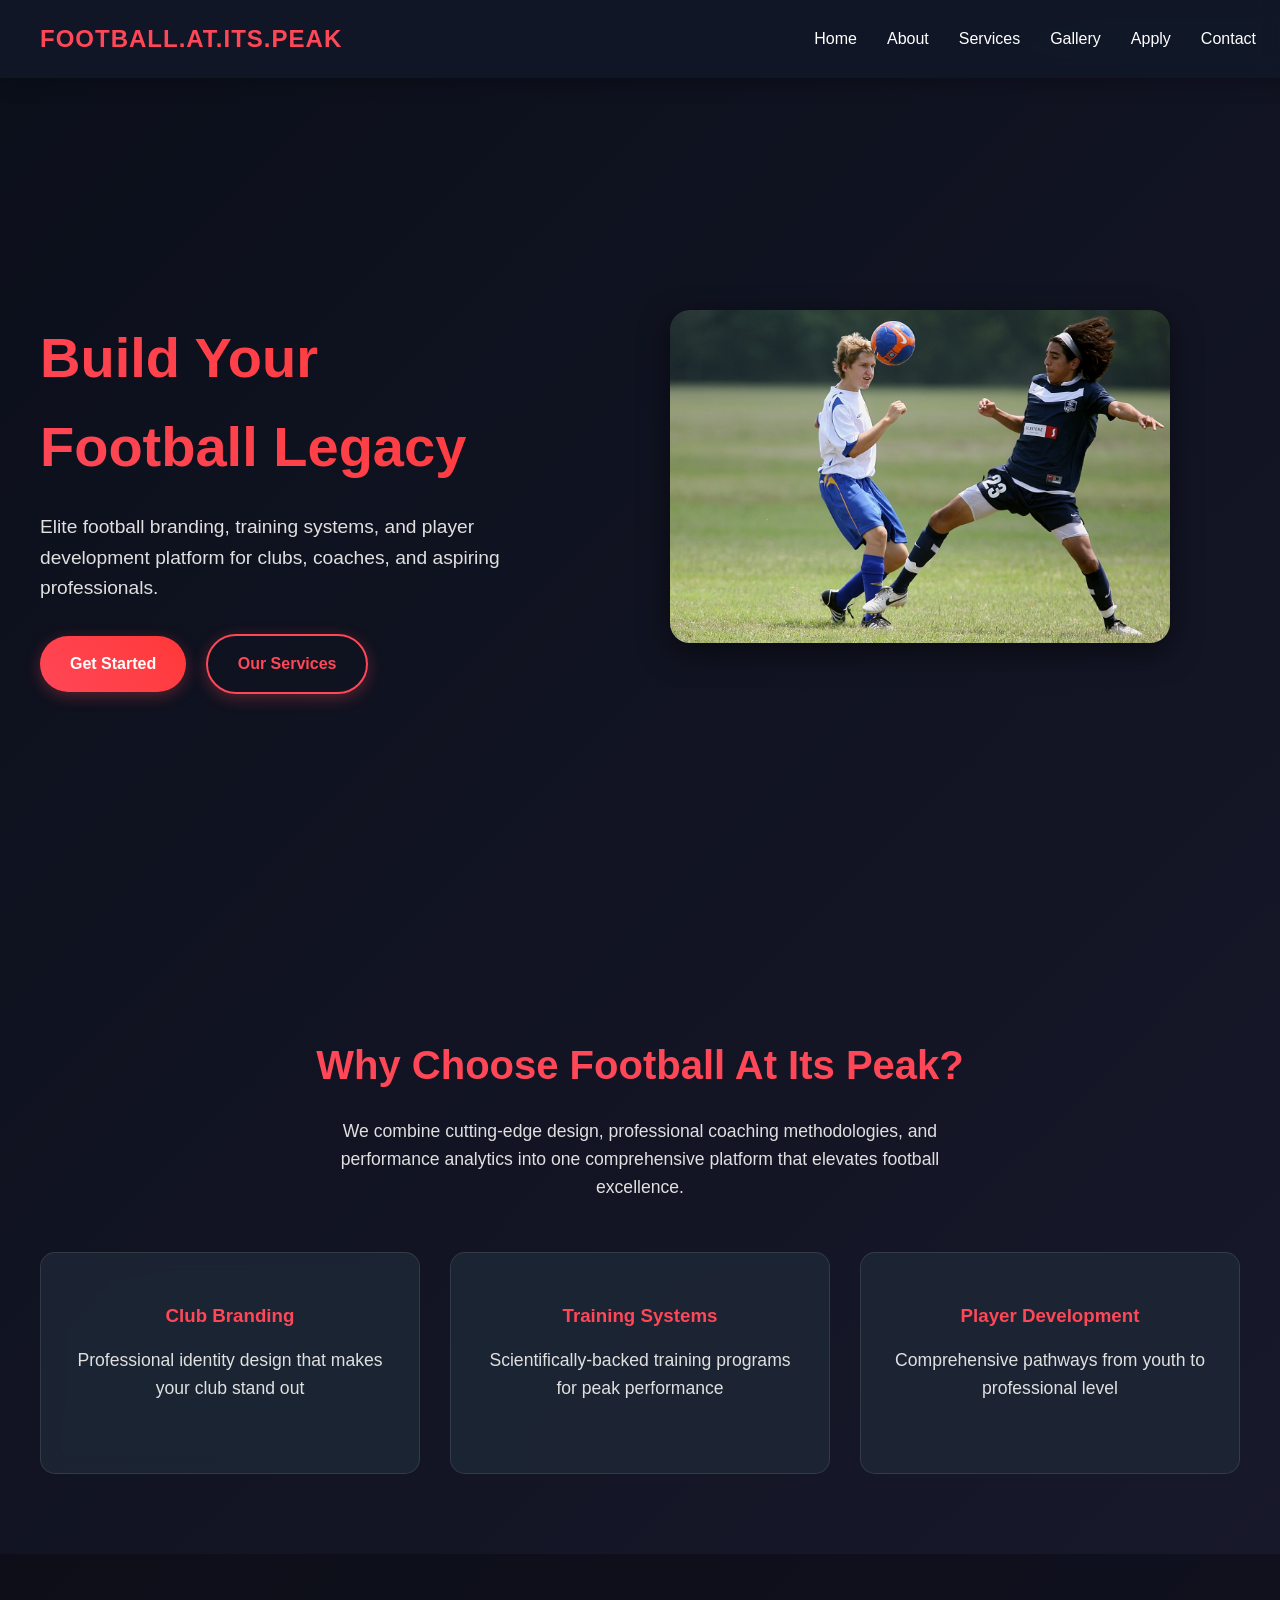
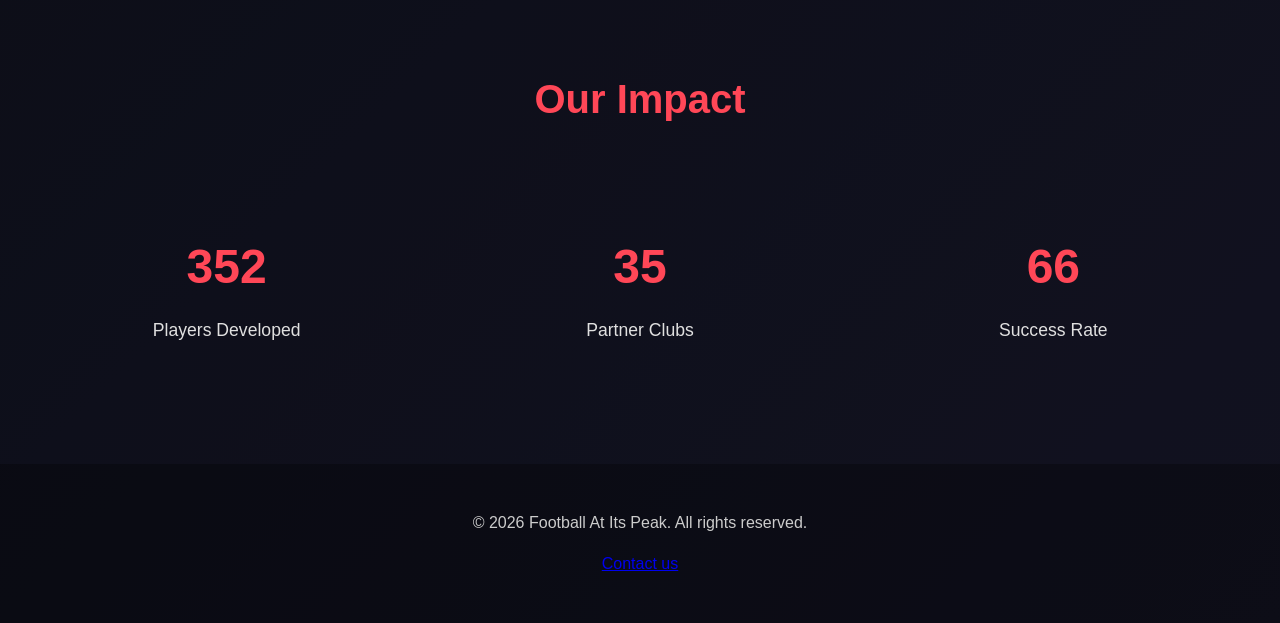
<file: index.html>
<!DOCTYPE html>
<html lang="en">
<head>
<meta charset="UTF-8">
<meta name="viewport" content="width=device-width, initial-scale=1.0">
<meta name="description" content="Football At Its Peak - Elite football branding, training systems, and player development platform for clubs, coaches, and aspiring professionals.">
<meta name="keywords" content="football, soccer, training, development, branding, coaching, player development, football academy">
<meta name="author" content="Football At Its Peak">
<title>Football At Its Peak</title>
<link rel="stylesheet" href="style.css">
</head>

<body>
  <style>
    header.navbar {
      background: rgba(17, 24, 39, 0.95);
      
      color: #fff;
      display: flex;
      justify-content: space-between;
      align-items: center;
      padding: 20px 40px;
    }
  </style>

<header class="navbar">
  <div class="logo">FOOTBALL.AT.ITS.PEAK</div>
  <nav>
    <a href="index.html">Home</a>
    <a href="about.html">About</a>
    <a href="services.html">Services</a>
    <a href="gallery.html">Gallery</a>
    <a href="apply.html">Apply</a>
    <a href="contact.html">Contact</a>
  </nav>
</header>

<section class="hero">
  <div class="hero-text">
    <h1>Build Your Football Legacy</h1>
    <p>Elite football branding, training systems, and player development platform for clubs, coaches, and aspiring professionals.</p>
    <a class="btn" href="apply.html">Get Started</a>
    <a class="btn secondary" href="services.html">Our Services</a>
  </div>

  <div class="hero-image">
    <img id="preview" src="images/keithjj-soccer-1597197.jpg" alt="Football Goal Celebration">
  </div>
</section>

<section class="section">
  <h2>Why Choose Football At Its Peak?</h2>
  <p>We combine cutting-edge design, professional coaching methodologies, and performance analytics into one comprehensive platform that elevates football excellence.</p>
  <div class="features">
    <div class="feature">
      <h3>Club Branding</h3>
      <p>Professional identity design that makes your club stand out</p>
    </div>
    <div class="feature">
      <h3>Training Systems</h3>
      <p>Scientifically-backed training programs for peak performance</p>
    </div>
    <div class="feature">
      <h3>Player Development</h3>
      <p>Comprehensive pathways from youth to professional level</p>
    </div>
  </div>
</section>

<section class="section stats">
  <h2>Our Impact</h2>
  <div class="stats-grid">
    <div class="stat">
      <h3>500+</h3>
      <p>Players Developed</p>
    </div>
    <div class="stat">
      <h3>50+</h3>
      <p>Partner Clubs</p>
    </div>
    <div class="stat">
      <h3>95%</h3>
      <p>Success Rate</p>
    </div>
  </div>
</section>

<footer>
  <p>© 2026 Football At Its Peak. All rights reserved.</p>
  <p><a href="contact.html">Contact us</a></p>
</footer>

<script src="web.js"></script>
</body>
</html>
</file>
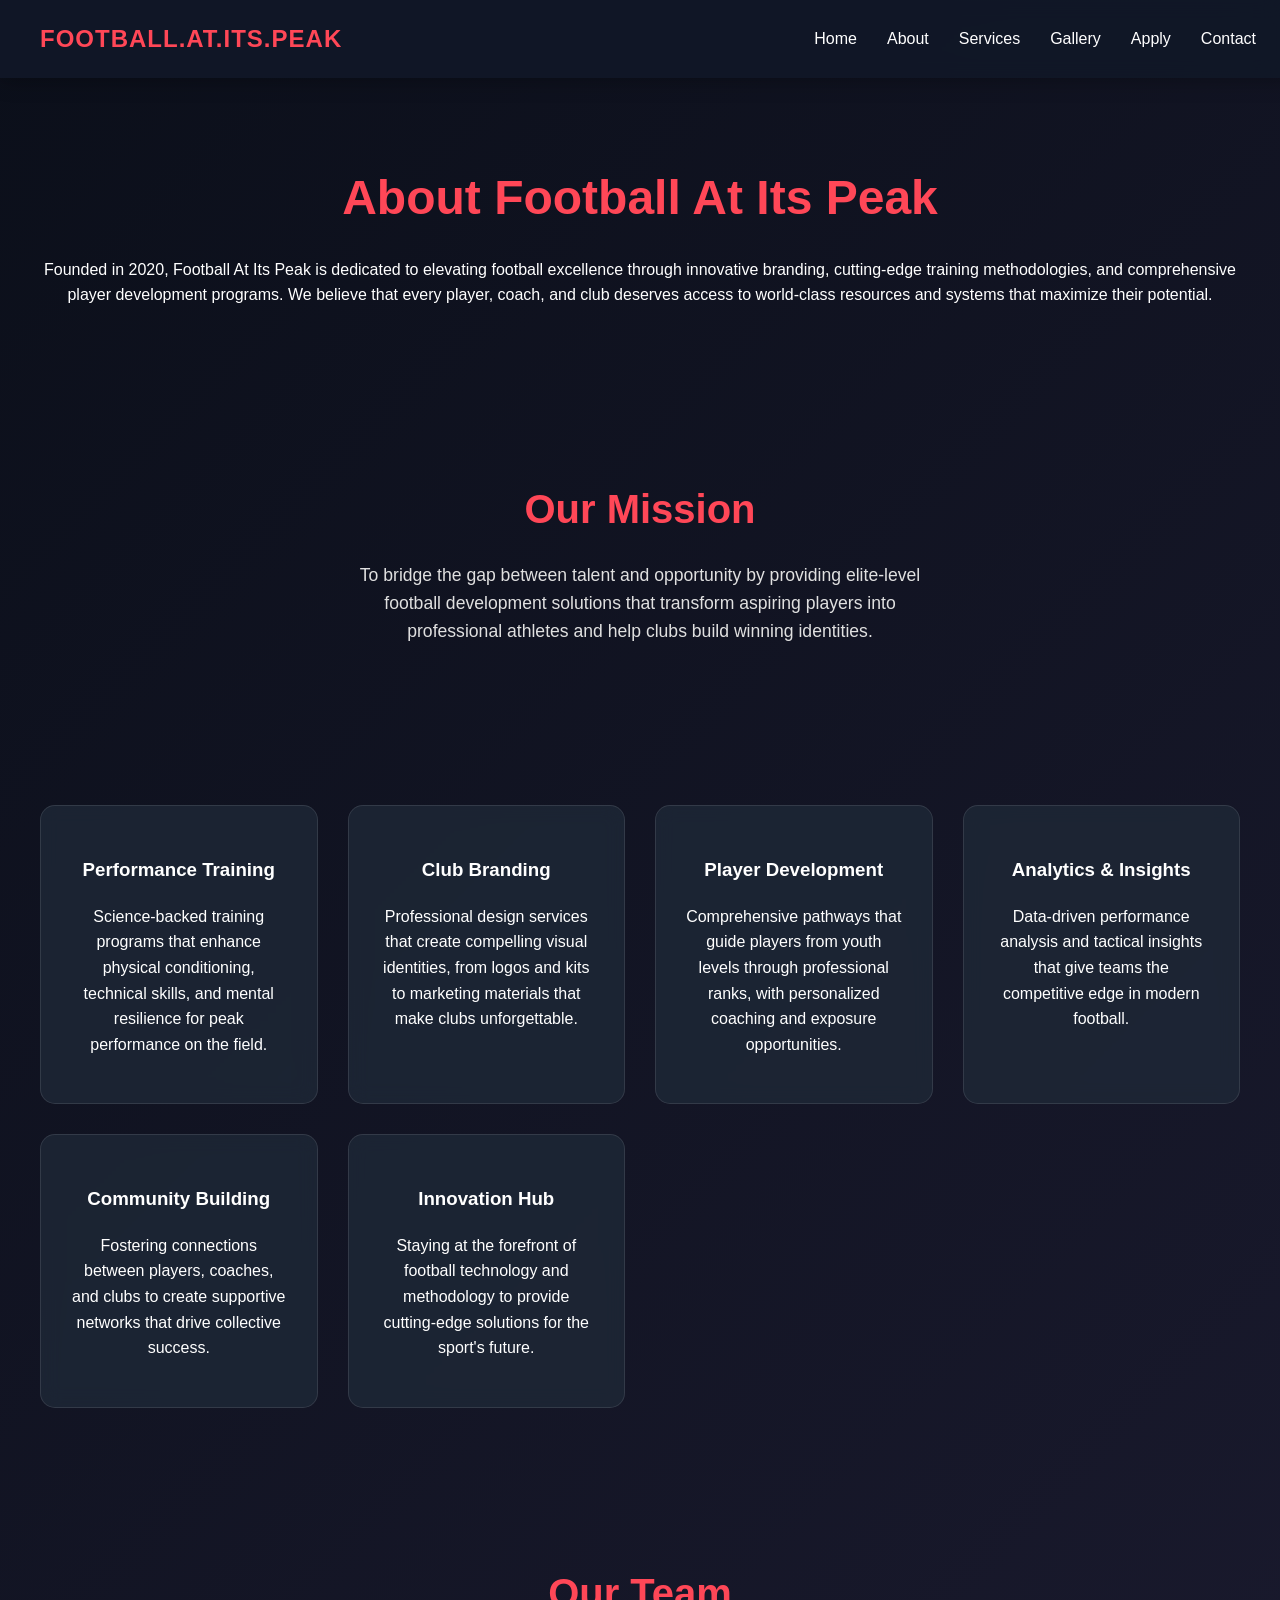
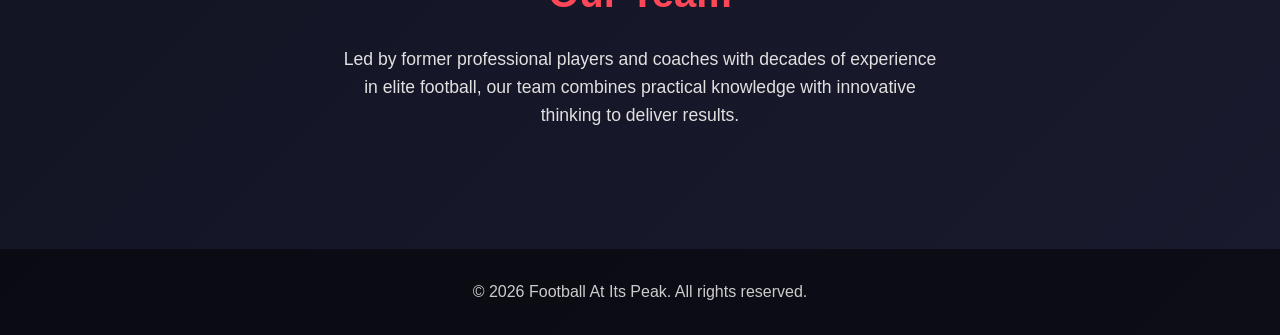
<file: about.html>
<!DOCTYPE html>
<html lang="en">
<head>
<title>About - Football At Its Peak</title>
<link rel="stylesheet" href="style.css">
</head>

<body>

<header class="navbar">
  <div class="logo">FOOTBALL.AT.ITS.PEAK</div>
  <nav>
    <a href="index.html">Home</a>
    <a href="about.html">About</a>
    <a href="services.html">Services</a>
    <a href="gallery.html">Gallery</a>
    <a href="apply.html">Apply</a>
    <a href="contact.html">Contact</a>
  </nav>
</header>

<section class="page">
<h1>About Football At Its Peak</h1>
<p>Founded in 2020, Football At Its Peak is dedicated to elevating football excellence through innovative branding, cutting-edge training methodologies, and comprehensive player development programs. We believe that every player, coach, and club deserves access to world-class resources and systems that maximize their potential.</p>
</section>

<section class="section">
  <h2>Our Mission</h2>
  <p>To bridge the gap between talent and opportunity by providing elite-level football development solutions that transform aspiring players into professional athletes and help clubs build winning identities.</p>
</section>

<section class="grid">
<div class="card">
  <h3>Performance Training</h3>
  <p>Science-backed training programs that enhance physical conditioning, technical skills, and mental resilience for peak performance on the field.</p>
</div>
<div class="card">
  <h3>Club Branding</h3>
  <p>Professional design services that create compelling visual identities, from logos and kits to marketing materials that make clubs unforgettable.</p>
</div>
<div class="card">
  <h3>Player Development</h3>
  <p>Comprehensive pathways that guide players from youth levels through professional ranks, with personalized coaching and exposure opportunities.</p>
</div>
<div class="card">
  <h3>Analytics & Insights</h3>
  <p>Data-driven performance analysis and tactical insights that give teams the competitive edge in modern football.</p>
</div>
<div class="card">
  <h3>Community Building</h3>
  <p>Fostering connections between players, coaches, and clubs to create supportive networks that drive collective success.</p>
</div>
<div class="card">
  <h3>Innovation Hub</h3>
  <p>Staying at the forefront of football technology and methodology to provide cutting-edge solutions for the sport's future.</p>
</div>
</section>

<section class="section">
  <h2>Our Team</h2>
  <p>Led by former professional players and coaches with decades of experience in elite football, our team combines practical knowledge with innovative thinking to deliver results.</p>
</section>

<footer>© 2026 Football At Its Peak. All rights reserved.</footer>

<script src="web.js"></script>
</body>
</html>
</file>
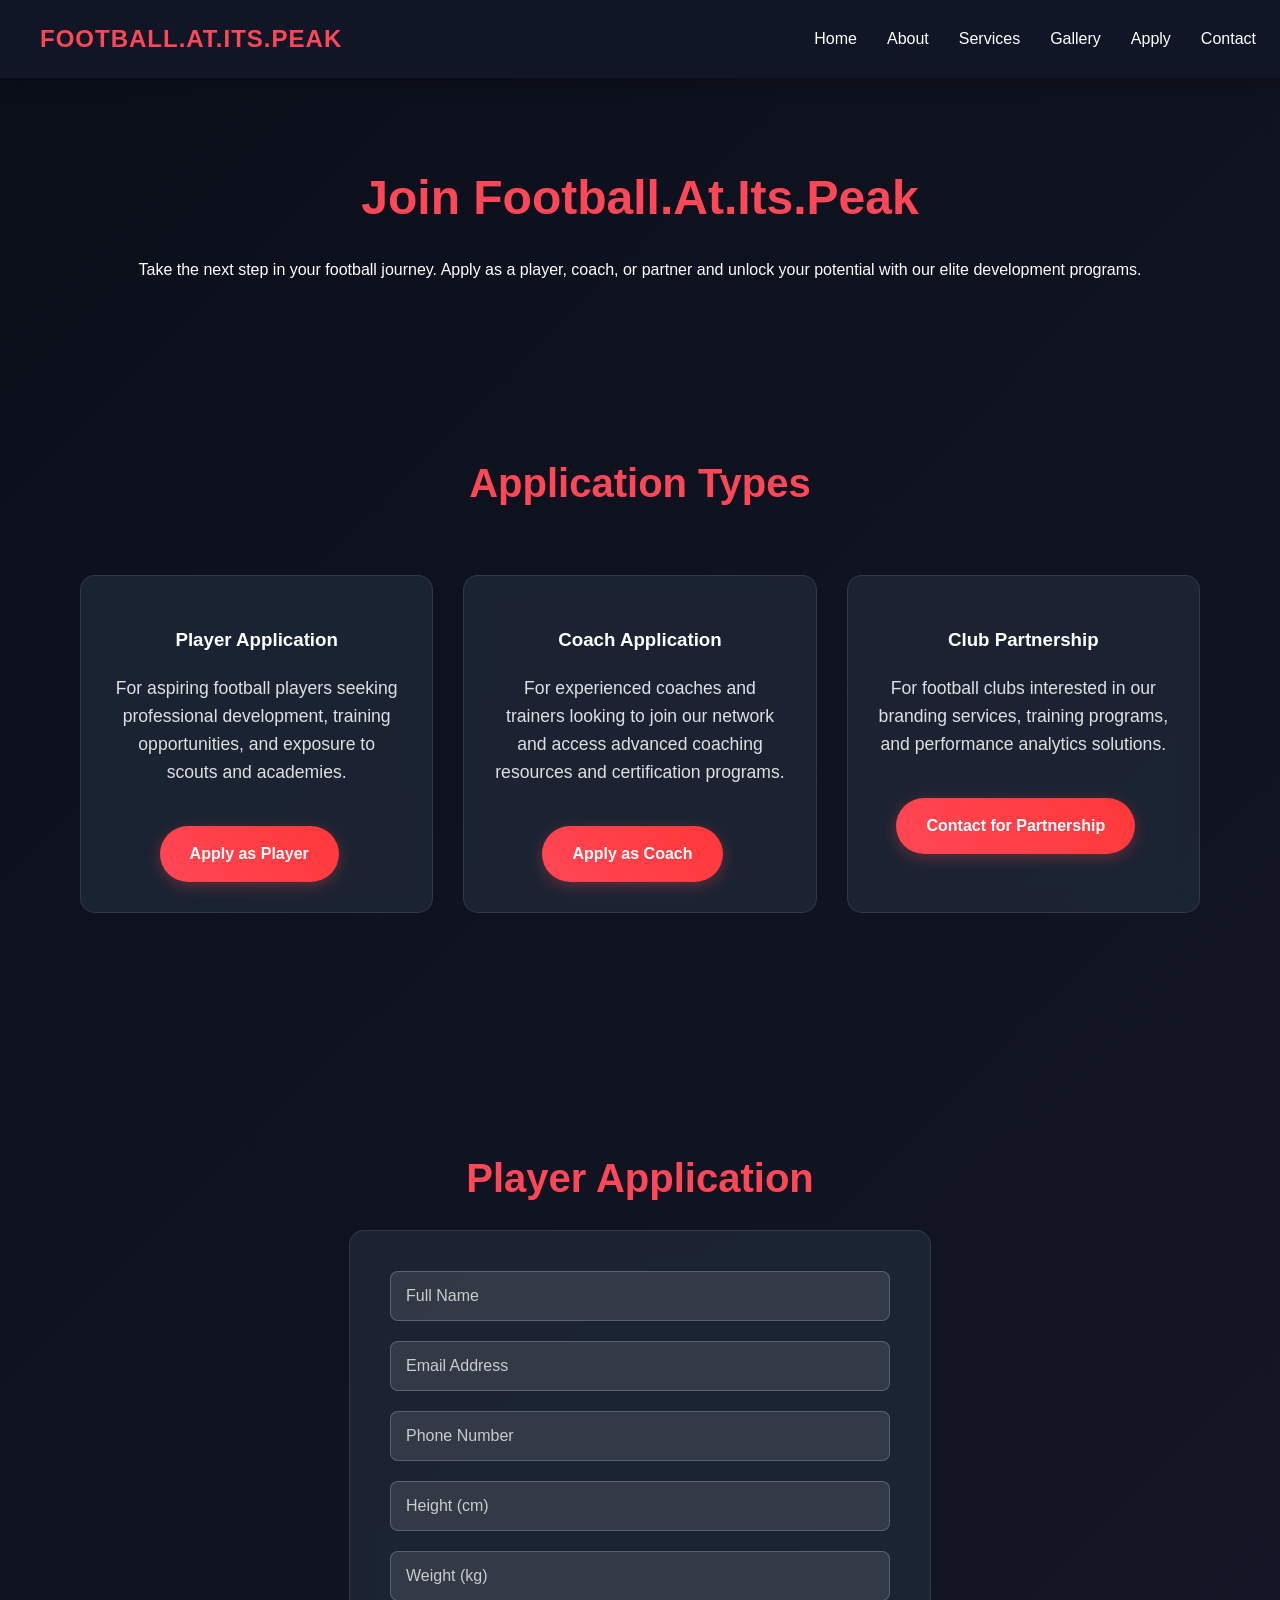
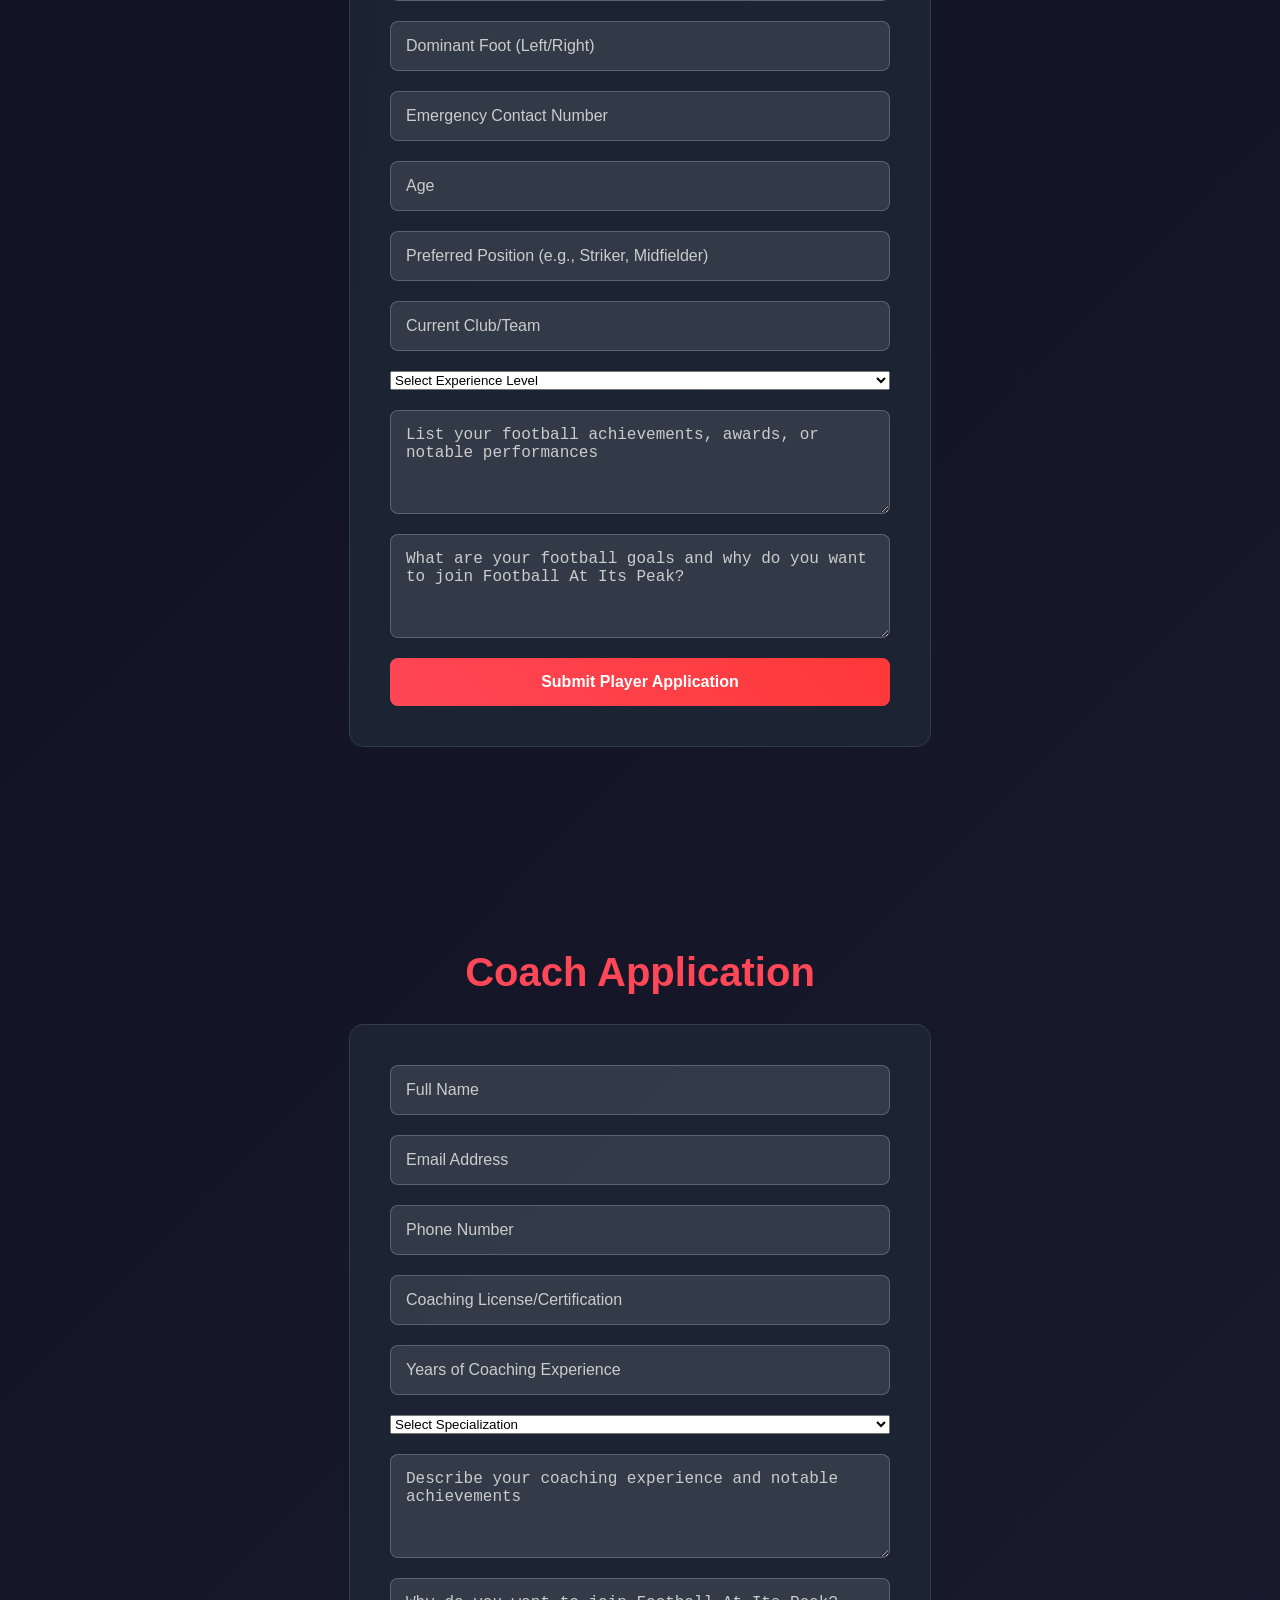
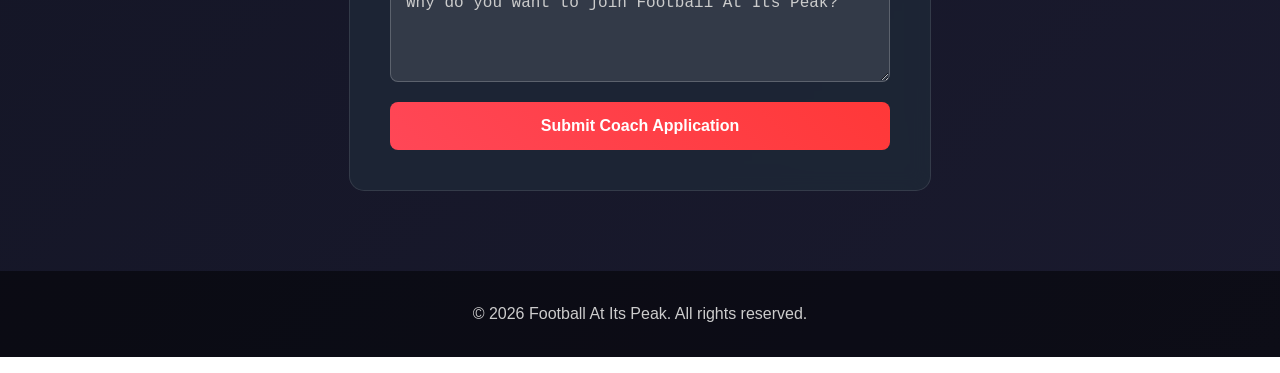
<file: apply.html>
<!DOCTYPE html>
<html lang="en">
<head>
<title>Apply - Football At Its Peak</title>
<link rel="stylesheet" href="style.css">
</head>

<body>

<header class="navbar">
<div class="logo">FOOTBALL.AT.ITS.PEAK</div>
<nav>
<a href="index.html">Home</a>
<a href="about.html">About</a>
<a href="services.html">Services</a>
<a href="gallery.html">Gallery</a>
<a href="apply.html">Apply</a>
<a href="contact.html">Contact</a>
</nav>
</header>

<section class="page">
<h1>Join Football.At.Its.Peak</h1>
<p>Take the next step in your football journey. Apply as a player, coach, or partner and unlock your potential with our elite development programs.</p>
</section>

<section class="section">
  <h2>Application Types</h2>
  <div class="grid">
    <div class="card">
      <h3>Player Application</h3>
      <p>For aspiring football players seeking professional development, training opportunities, and exposure to scouts and academies.</p>
      <a class="btn" href="#player-form">Apply as Player</a>
    </div>
    <div class="card">
      <h3>Coach Application</h3>
      <p>For experienced coaches and trainers looking to join our network and access advanced coaching resources and certification programs.</p>
      <a class="btn" href="#coach-form">Apply as Coach</a>
    </div>
    <div class="card">
      <h3>Club Partnership</h3>
      <p>For football clubs interested in our branding services, training programs, and performance analytics solutions.</p>
      <a class="btn" href="contact.html">Contact for Partnership</a>
    </div>
  </div>
</section>

<section class="section" id="player-form">
  <h2>Player Application</h2>
  <form class="form" name="player-application" method="POST" data-netlify="true">
    <input type="hidden" name="form-name" value="player-application">

    <input type="text" name="fullname" placeholder="Full Name" required>
    <input type="email" name="email" placeholder="Email Address" required>
    <input type="tel" name="phone" placeholder="Phone Number" required>
    <input type="number" name="height" placeholder="Height (cm)" min="0" required>
    <input type="number" name="weight" placeholder="Weight (kg)" min="0" required>
    <input type="text" name="foot" placeholder="Dominant Foot (Left/Right)" required>
    <input type="tel" name="contact" placeholder="Emergency Contact Number" required>
    <input type="number" name="age" placeholder="Age" min="16" max="35" required>
    <input type="text" name="position" placeholder="Preferred Position (e.g., Striker, Midfielder)" required>
    <input type="text" name="current_club" placeholder="Current Club/Team">
    <select name="experience_level" required>
      <option value="">Select Experience Level</option>
      <option value="youth">Youth Player</option>
      <option value="amateur">Amateur/Semi-Pro</option>
      <option value="professional">Professional</option>
    </select>

    <textarea name="achievements" placeholder="List your football achievements, awards, or notable performances" rows="4"></textarea>
    <textarea name="goals" placeholder="What are your football goals and why do you want to join Football At Its Peak?" rows="4" required></textarea>

    <button type="submit">Submit Player Application</button>
  </form>
</section>

<section class="section" id="coach-form">
  <h2>Coach Application</h2>
  <form class="form" name="coach-application" method="POST" data-netlify="true">
    <input type="hidden" name="form-name" value="coach-application">

    <input type="text" name="fullname" placeholder="Full Name" required>
    <input type="email" name="email" placeholder="Email Address" required>
    <input type="tel" name="phone" placeholder="Phone Number" required>
    <input type="text" name="license" placeholder="Coaching License/Certification">
    <input type="number" name="experience_years" placeholder="Years of Coaching Experience" min="0" required>

    <select name="specialization" required>
      <option value="">Select Specialization</option>
      <option value="youth">Youth Development</option>
      <option value="technical">Technical Skills</option>
      <option value="tactical">Tactical Analysis</option>
      <option value="fitness">Fitness & Conditioning</option>
      <option value="goalkeeper">Goalkeeper Training</option>
    </select>

    <textarea name="experience" placeholder="Describe your coaching experience and notable achievements" rows="4" required></textarea>
    <textarea name="why_join" placeholder="Why do you want to join Football At Its Peak?" rows="4" required></textarea>

    <button type="submit">Submit Coach Application</button>
  </form>
</section>

<footer>© 2026 Football At Its Peak. All rights reserved.</footer>

<script src="web.js"></script>
</body>
</html>
</file>
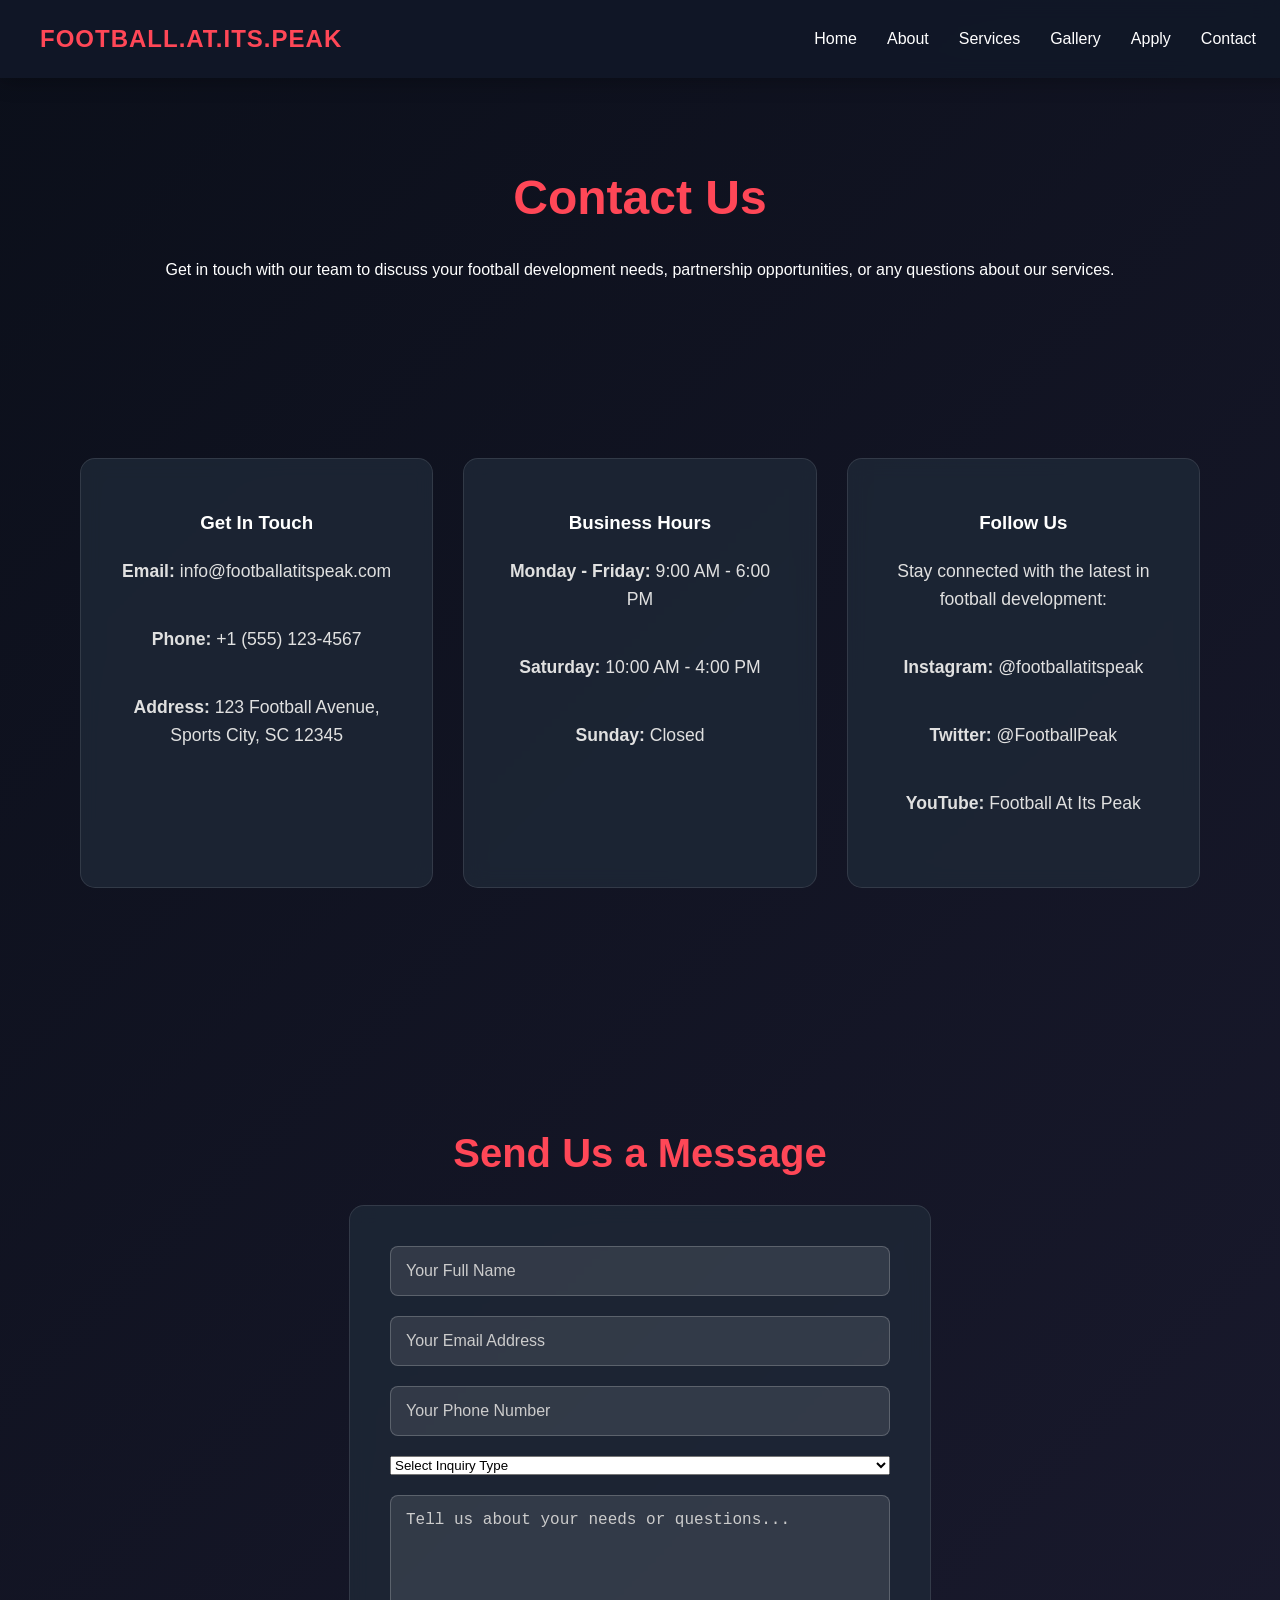
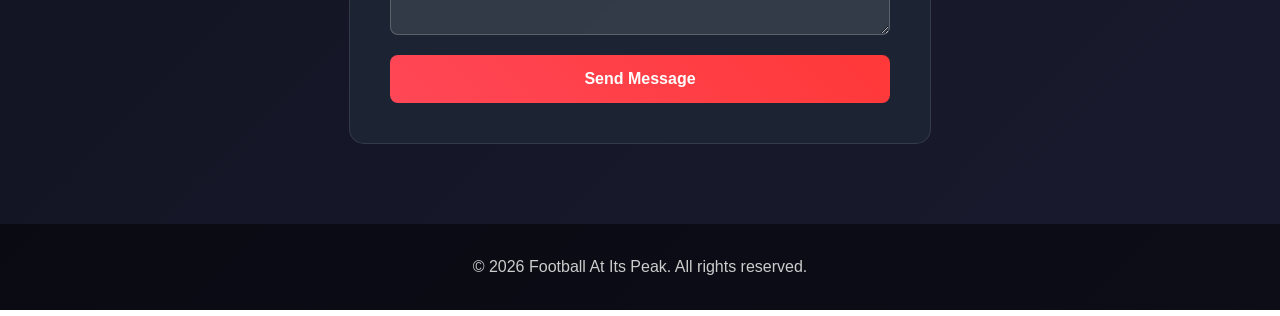
<file: contact.html>
<!DOCTYPE html>
<html lang="en">
<head>
<title>Contact - Football At Its Peak</title>
<link rel="stylesheet" href="style.css">
</head>

<body>

<header class="navbar">
<div class="logo">FOOTBALL.AT.ITS.PEAK</div>
<nav>
<a href="index.html">Home</a>
<a href="about.html">About</a>
<a href="services.html">Services</a>
<a href="gallery.html">Gallery</a>
<a href="apply.html">Apply</a>
<a href="contact.html">Contact</a>
</nav>
</header>

<section class="page">
<h1>Contact Us</h1>
<p>Get in touch with our team to discuss your football development needs, partnership opportunities, or any questions about our services.</p>
</section>

<section class="section">
  <div class="grid">
    <div class="card">
      <h3>Get In Touch</h3>
      <p><strong>Email:</strong> info@footballatitspeak.com</p>
      <p><strong>Phone:</strong> +1 (555) 123-4567</p>
      <p><strong>Address:</strong> 123 Football Avenue, Sports City, SC 12345</p>
    </div>
    <div class="card">
      <h3>Business Hours</h3>
      <p><strong>Monday - Friday:</strong> 9:00 AM - 6:00 PM</p>
      <p><strong>Saturday:</strong> 10:00 AM - 4:00 PM</p>
      <p><strong>Sunday:</strong> Closed</p>
    </div>
    <div class="card">
      <h3>Follow Us</h3>
      <p>Stay connected with the latest in football development:</p>
      <p><strong>Instagram:</strong> @footballatitspeak</p>
      <p><strong>Twitter:</strong> @FootballPeak</p>
      <p><strong>YouTube:</strong> Football At Its Peak</p>
    </div>
  </div>
</section>

<section class="section">
  <h2>Send Us a Message</h2>
  <form class="form" name="contact" method="POST" data-netlify="true">
    <input type="hidden" name="form-name" value="contact">

    <input type="text" name="name" placeholder="Your Full Name" required>
    <input type="email" name="email" placeholder="Your Email Address" required>
    <input type="tel" name="phone" placeholder="Your Phone Number">

    <select name="inquiry_type" required>
      <option value="">Select Inquiry Type</option>
      <option value="services">Services Information</option>
      <option value="partnership">Club Partnership</option>
      <option value="coaching">Coaching Opportunities</option>
      <option value="player">Player Development</option>
      <option value="general">General Inquiry</option>
    </select>

    <textarea name="message" placeholder="Tell us about your needs or questions..." rows="6" required></textarea>

    <button type="submit">Send Message</button>
  </form>
</section>

<footer>© 2026 Football At Its Peak. All rights reserved.</footer>

<script src="web.js"></script>
</body>
</html>
</file>
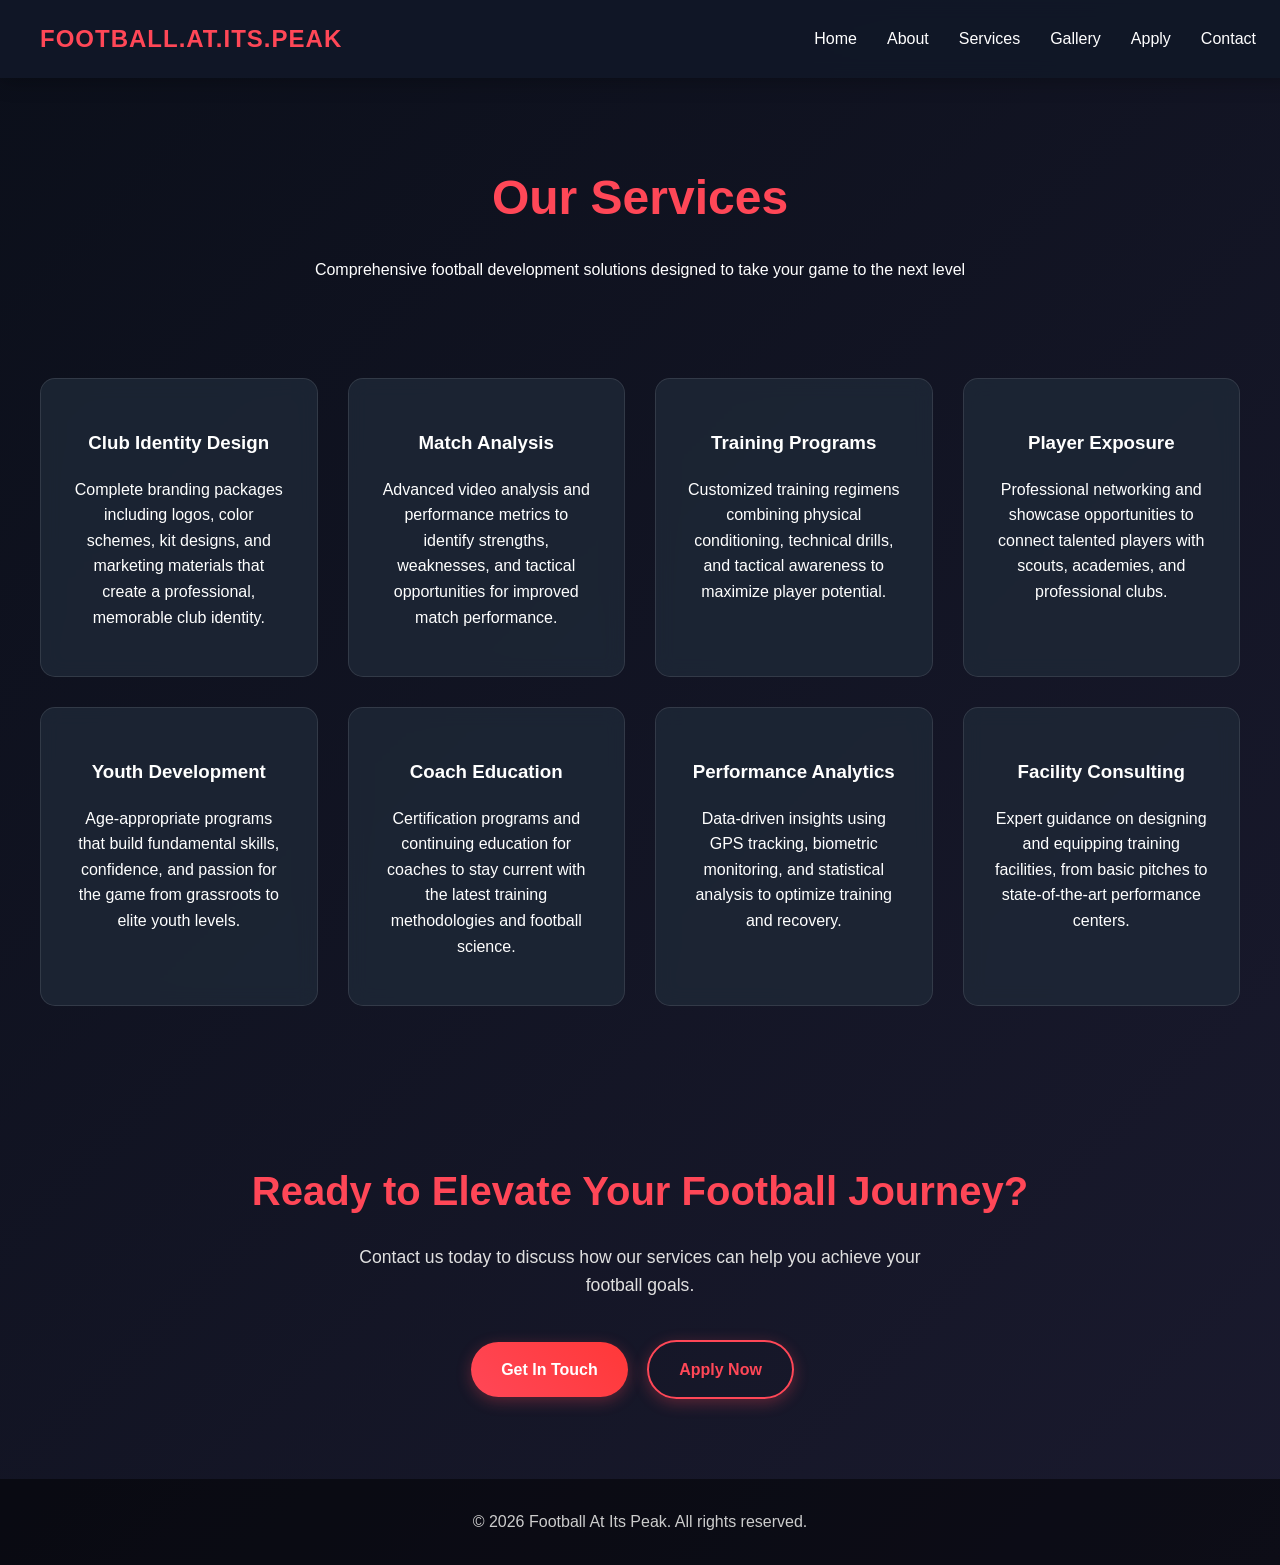
<file: services.html>
<!DOCTYPE html>
<html lang="en">
<head>
<title>Services - Football At Its Peak</title>
<link rel="stylesheet" href="style.css">
</head>

<body>

<header class="navbar">
<div class="logo">FOOTBALL.AT.ITS.PEAK</div>
<nav>
<a href="index.html">Home</a>
<a href="about.html">About</a>
<a href="services.html">Services</a>
<a href="gallery.html">Gallery</a>
<a href="apply.html">Apply</a>
<a href="contact.html">Contact</a>
</nav>
</header>

<section class="page">
<h1>Our Services</h1>
<p>Comprehensive football development solutions designed to take your game to the next level</p>
</section>

<section class="grid">
<div class="card">
  <h3>Club Identity Design</h3>
  <p>Complete branding packages including logos, color schemes, kit designs, and marketing materials that create a professional, memorable club identity.</p>
</div>
<div class="card">
  <h3>Match Analysis</h3>
  <p>Advanced video analysis and performance metrics to identify strengths, weaknesses, and tactical opportunities for improved match performance.</p>
</div>
<div class="card">
  <h3>Training Programs</h3>
  <p>Customized training regimens combining physical conditioning, technical drills, and tactical awareness to maximize player potential.</p>
</div>
<div class="card">
  <h3>Player Exposure</h3>
  <p>Professional networking and showcase opportunities to connect talented players with scouts, academies, and professional clubs.</p>
</div>
<div class="card">
  <h3>Youth Development</h3>
  <p>Age-appropriate programs that build fundamental skills, confidence, and passion for the game from grassroots to elite youth levels.</p>
</div>
<div class="card">
  <h3>Coach Education</h3>
  <p>Certification programs and continuing education for coaches to stay current with the latest training methodologies and football science.</p>
</div>
<div class="card">
  <h3>Performance Analytics</h3>
  <p>Data-driven insights using GPS tracking, biometric monitoring, and statistical analysis to optimize training and recovery.</p>
</div>
<div class="card">
  <h3>Facility Consulting</h3>
  <p>Expert guidance on designing and equipping training facilities, from basic pitches to state-of-the-art performance centers.</p>
</div>
</section>

<section class="section">
  <h2>Ready to Elevate Your Football Journey?</h2>
  <p>Contact us today to discuss how our services can help you achieve your football goals.</p>
  <a class="btn" href="contact.html">Get In Touch</a>
  <a class="btn secondary" href="apply.html">Apply Now</a>
</section>

<footer>© 2026 Football At Its Peak. All rights reserved.</footer>

<script src="web.js"></script>
</body>
</html>
</file>
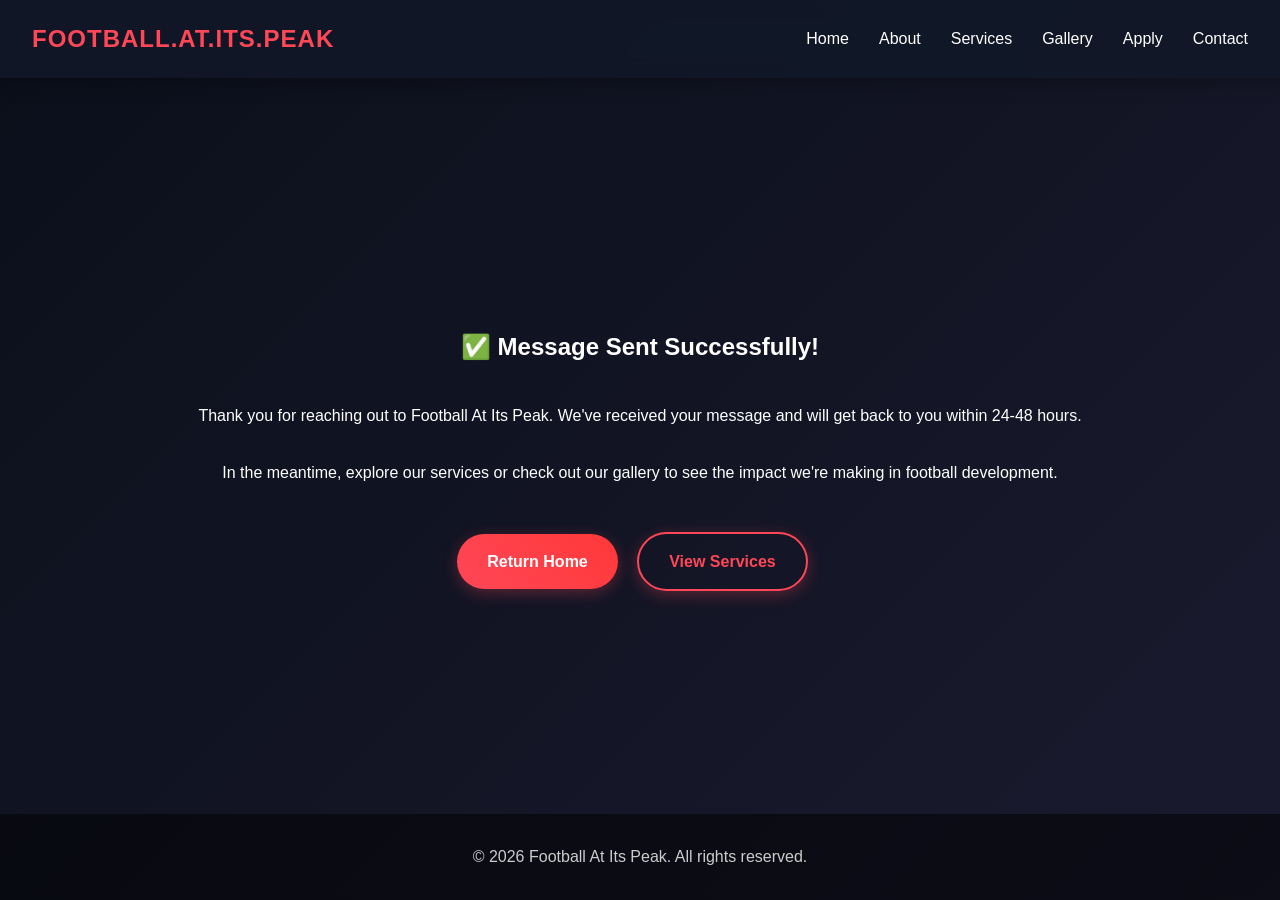
<file: success.html>
<!DOCTYPE html>
<html lang="en">
<head>
<title>Success - Football At Its Peak</title>
<link rel="stylesheet" href="style.css">
</head>

<body class="center">

<header class="navbar">
<div class="logo">FOOTBALL.AT.ITS.PEAK</div>
<nav>
<a href="index.html">Home</a>
<a href="about.html">About</a>
<a href="services.html">Services</a>
<a href="gallery.html">Gallery</a>
<a href="apply.html">Apply</a>
<a href="contact.html">Contact</a>
</nav>
</header>

<section class="center">
<h1>✅ Message Sent Successfully!</h1>
<p>Thank you for reaching out to Football At Its Peak. We've received your message and will get back to you within 24-48 hours.</p>
<p>In the meantime, explore our services or check out our gallery to see the impact we're making in football development.</p>

<div style="margin-top: 30px;">
  <a class="btn" href="index.html">Return Home</a>
  <a class="btn secondary" href="services.html">View Services</a>
</div>
</section>

<footer style="position: absolute; bottom: 0; width: 100%;">© 2026 Football At Its Peak. All rights reserved.</footer>

</body>
</html>
</file>
<file: style.css>
body {
margin:0;
font-family: 'Arial', sans-serif;
background: linear-gradient(135deg, #0b0f1a 0%, #1a1a2e 100%);
color: white;
line-height: 1.6;
}

.navbar {
display:flex;
justify-content:space-between;
align-items: center;
padding: 20px 40px;
background: rgba(17, 24, 39, 0.95);
backdrop-filter: blur(10px);
position: fixed;
width: 95%;
top: 0;
z-index: 1000;
box-shadow: 0 2px 20px rgba(0,0,0,0.3);
}

.logo {
font-size: 24px;
font-weight: bold;
color: #ff4757;
letter-spacing: 1px;
}

.navbar nav {
display: flex;
gap: 30px;
}

.navbar a {
color: white;
text-decoration: none;
font-weight: 500;
transition: color 0.3s ease;
position: relative;
}

.navbar a:hover {
color: #ff4757;
}

.navbar a::after {
content: '';
position: absolute;
width: 0;
height: 2px;
bottom: -5px;
left: 0;
background: #ff4757;
transition: width 0.3s ease;
}

.navbar a:hover::after {
width: 100%;
}

.hero {
display: flex;
justify-content: space-around;
align-items: center;
padding: 120px 40px 80px;
min-height: 80vh;
gap: 60px;
}

.hero-text {
flex: 1;
max-width: 500px;
}

.hero-text h1 {
font-size: 3.5rem;
margin-bottom: 20px;
background: linear-gradient(45deg, #ff4757, #ff3838);
-webkit-background-clip: text;
-webkit-text-fill-color: transparent;
background-clip: text;
}

.hero-text p {
font-size: 1.2rem;
margin-bottom: 30px;
color: #e0e0e0;
}

.btn {
background: linear-gradient(45deg, #ff4757, #ff3838);
padding: 15px 30px;
color: white;
text-decoration: none;
border-radius: 50px;
font-weight: bold;
display: inline-block;
margin-right: 15px;
transition: all 0.3s ease;
box-shadow: 0 4px 15px rgba(255, 71, 87, 0.3);
}

.btn:hover {
transform: translateY(-2px);
box-shadow: 0 6px 20px rgba(255, 71, 87, 0.4);
}

.btn.secondary {
background: transparent;
border: 2px solid #ff4757;
color: #ff4757;
}

.btn.secondary:hover {
background: #ff4757;
color: white;
}

.hero-image {
flex: 1;
text-align: center;
}

.hero img {
width: 100%;
max-width: 500px;
border-radius: 20px;
box-shadow: 0 10px 30px rgba(0,0,0,0.5);
transition: transform 0.3s ease;
}

.hero img:hover {
transform: scale(1.05);
}

.section {
padding: 80px 40px;
text-align: center;
max-width: 1200px;
margin: 0 auto;
}

.section h2 {
font-size: 2.5rem;
margin-bottom: 20px;
color: #ff4757;
}

.section p {
font-size: 1.1rem;
color: #e0e0e0;
max-width: 600px;
margin: 0 auto 40px;
}

.features {
display: grid;
grid-template-columns: repeat(auto-fit, minmax(250px, 1fr));
gap: 30px;
margin-top: 50px;
}

.feature {
background: rgba(31, 41, 55, 0.8);
padding: 30px;
border-radius: 15px;
backdrop-filter: blur(10px);
border: 1px solid rgba(255, 255, 255, 0.1);
transition: transform 0.3s ease;
}

.feature:hover {
transform: translateY(-5px);
}

.feature h3 {
color: #ff4757;
margin-bottom: 15px;
}

.stats {
background: rgba(0,0,0,0.3);
}

.stats-grid {
display: grid;
grid-template-columns: repeat(auto-fit, minmax(200px, 1fr));
gap: 40px;
margin-top: 50px;
}

.stat h3 {
font-size: 3rem;
color: #ff4757;
margin-bottom: 10px;
}

.stat p {
font-size: 1.1rem;
color: #e0e0e0;
}

.grid {
display: grid;
grid-template-columns: repeat(auto-fit, minmax(250px, 1fr));
gap: 30px;
padding: 40px;
max-width: 1200px;
margin: 0 auto;
}

.card {
background: rgba(31, 41, 55, 0.8);
padding: 30px;
border-radius: 15px;
text-align: center;
backdrop-filter: blur(10px);
border: 1px solid rgba(255, 255, 255, 0.1);
transition: all 0.3s ease;
cursor: pointer;
}

.card:hover {
transform: translateY(-5px);
box-shadow: 0 10px 30px rgba(255, 71, 87, 0.2);
border-color: #ff4757;
}

.gallery {
display: grid;
grid-template-columns: repeat(auto-fit, minmax(250px, 1fr));
gap: 20px;
padding: 40px;
max-width: 1200px;
margin: 0 auto;
}

.gallery img {
width: 100%;
border-radius: 15px;
transition: transform 0.3s ease;
cursor: pointer;
}

.gallery img:hover {
transform: scale(1.05);
}

.form {
display: flex;
flex-direction: column;
width: 100%;
max-width: 500px;
margin: 0 auto;
gap: 20px;
background: rgba(31, 41, 55, 0.8);
padding: 40px;
border-radius: 15px;
backdrop-filter: blur(10px);
border: 1px solid rgba(255, 255, 255, 0.1);
}

input, textarea {
padding: 15px;
border: 1px solid rgba(255, 255, 255, 0.2);
border-radius: 8px;
background: rgba(255, 255, 255, 0.1);
color: white;
font-size: 16px;
}

input::placeholder, textarea::placeholder {
color: #ccc;
}

button {
background: linear-gradient(45deg, #ff4757, #ff3838);
color: white;
padding: 15px;
border: none;
border-radius: 8px;
cursor: pointer;
font-size: 16px;
font-weight: bold;
transition: all 0.3s ease;
}

button:hover {
transform: translateY(-2px);
box-shadow: 0 4px 15px rgba(255, 71, 87, 0.3);
}

.center {
display: flex;
flex-direction: column;
justify-content: center;
align-items: center;
height: 100vh;
text-align: center;
}

.page {
padding: 120px 40px 40px;
text-align: center;
}

.page h1 {
font-size: 3rem;
margin-bottom: 20px;
color: #ff4757;
}

footer {
text-align: center;
padding: 30px;
background: rgba(0,0,0,0.5);
color: #ccc;
}

/* Responsive Design */
@media (max-width: 768px) {
  .navbar {
    flex-direction: column;
    padding: 15px 20px;
  }
  
  .navbar nav {
    margin-top: 15px;
    gap: 15px;
  }
  
  .hero {
    flex-direction: column;
    padding: 100px 20px 40px;
    text-align: center;
  }
  
  .hero-text h1 {
    font-size: 2.5rem;
  }
  
  .grid, .gallery {
    grid-template-columns: 1fr;
    padding: 20px;
  }
  
  .features {
    grid-template-columns: 1fr;
  }
  
  .stats-grid {
    grid-template-columns: repeat(2, 1fr);
  }
}
</file>
